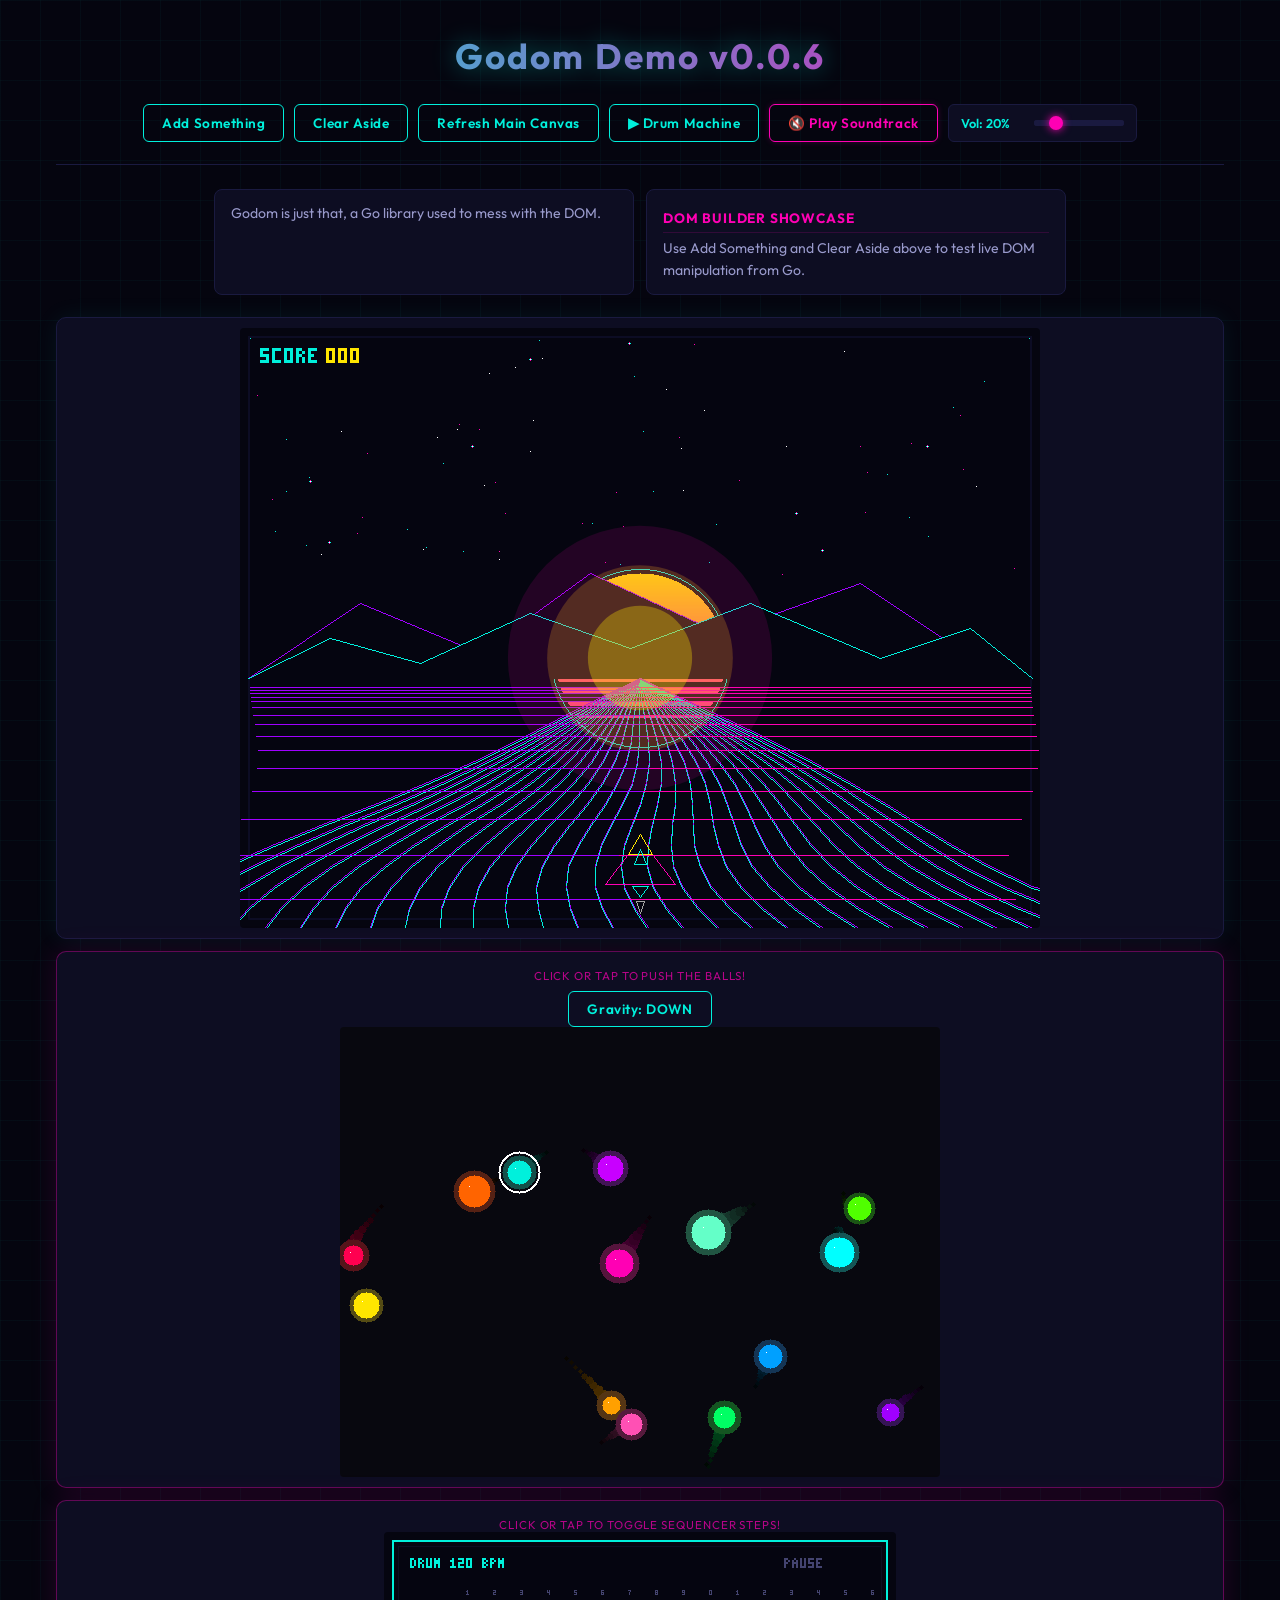
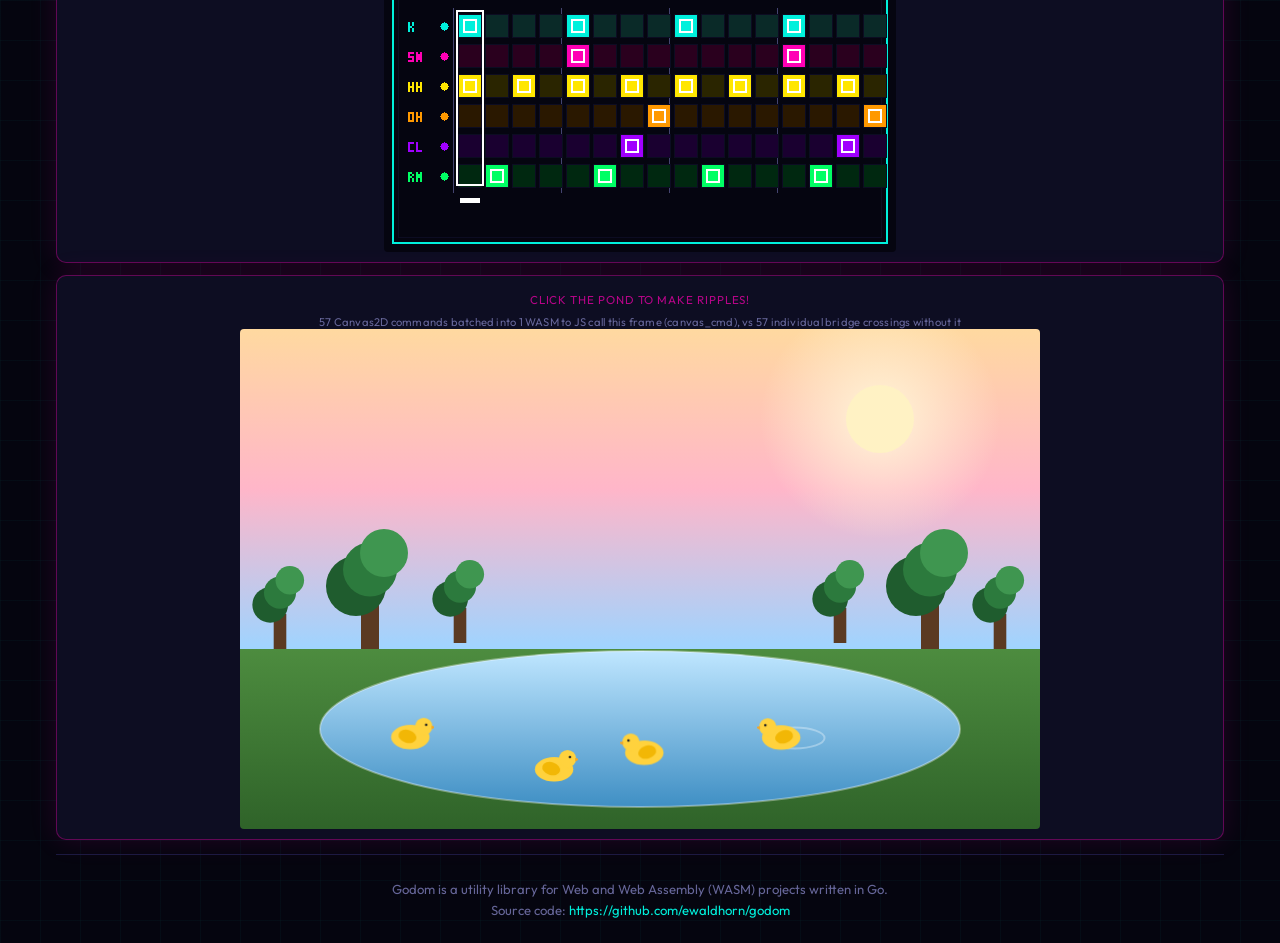
<file: docs/index.html>
<!DOCTYPE html>
<html>
  <head>
    <meta charset="utf-8" />
    <meta name="viewport" content="width=device-width, initial-scale=1.0" />
    <meta name="description" content="Godom — A Go WebAssembly DOM utility library demo featuring canvas drawing primitives, interactive physics simulation, a drum sequencer, and a grove & pond scene rendered via batched Canvas2D commands." />
    <script src="wasm_exec.js"></script>
    <title>Godom Demo</title>
    <link href="styles.css" rel="stylesheet" />
  </head>
  <body>
    <header>
      <h1 id="title">Godom — The Demo</h1>
    </header>
    <nav>
      <div id="controls">
        <button id="addSomethingButton" type="button">Add Something</button>
        <button id="clearAsideButton" type="button">Clear Aside</button>
        <button id="refreshButton" type="button">Refresh Main Canvas</button>
        <button id="drumPlayButton" type="button">Start Drum Machine</button>
        <button id="audioToggleButton" type="button" onclick="toggleAudio()">🔇 Play Soundtrack</button>
        <div class="volume-control">
          <span id="volumeLabel">Vol: 20%</span>
          <input id="volumeSlider" type="range" min="0" max="1" step="0.01" value="0.2" oninput="changeVolume(this.value)" />
        </div>
      </div>
    </nav>
    <hr />
    <section>
      <div id="loading">Loading ...</div>
      <div id="application" class="application"></div>
    </section>

    <!-- Canvas One: static synthwave gallery -->
    <div id="canvasOneDiv" class="canvas-container" title="Synthwave Gallery — click Refresh to redraw"></div>

    <!-- Canvas Two: interactive ball physics -->
    <div id="canvasTwoDiv" class="canvas-container canvas-interactive" title="Click or tap to push the balls!">
      <div class="canvas-hint">Click or tap to push the balls!</div>
      <div class="canvas-controls">
        <button id="gravityButton" type="button">Gravity: DOWN</button>
      </div>
    </div>

    <!-- Canvas Three: drum machine sequencer -->
    <div id="canvasThreeDiv" class="canvas-container canvas-interactive" title="Click or tap to toggle sequencer steps!">
      <div class="canvas-hint">Click or tap to toggle sequencer steps!</div>
    </div>

    <!-- Canvas Four: Grove & Pond, rendered entirely via canvas_cmd (batched Canvas2D commands) -->
    <div id="canvasFourDiv" class="canvas-container canvas-interactive canvas-smooth" title="Click the pond to make ripples!">
      <div class="canvas-hint">Click the pond to make ripples!</div>
      <div class="canvas-controls">
        <span id="canvasFourHud" class="canvas-hud"></span>
      </div>
    </div>

    <hr />
    <footer id="information">
      <p>
        Godom is a utility library for Web and Web Assembly (WASM) projects written in Go.
      </p>
      <p>
        Source code:
        <a href="https://github.com/ewaldhorn/godom">
            https://github.com/ewaldhorn/godom
        </a>
      </p>
    </footer>

    <script type="module" src="app.js" defer></script>
  </body>
</html>
</file>
<file: docs/styles.css>
/* ============================================================
   Godom Demo — Synthwave Dark Theme
   ============================================================ */

@import url('https://fonts.googleapis.com/css2?family=Outfit:wght@300;400;600;700&display=swap');

:root {
  --bg:           #05050f;
  --surface:      #0d0d22;
  --border:       #1a1a40;
  --glow-cyan:    #00f0dc;
  --glow-magenta: #ff00b4;
  --glow-violet:  #a000ff;
  --glow-yellow:  #ffe600;
  --text-primary: #e0e0ff;
  --text-muted:   #666699;
  --accent:       #00f0dc;
}

* {
  box-sizing: border-box;
  margin: 0;
  padding: 0;
}

body {
  font-family: 'Outfit', Roboto, Helvetica, Arial, sans-serif;
  background: var(--bg);
  color: var(--text-primary);
  max-width: 1200px;
  margin: 0 auto;
  padding: 16px;
  text-align: center;

  /* Subtle grid scanline texture */
  background-image:
    linear-gradient(rgba(0,240,220,0.03) 1px, transparent 1px),
    linear-gradient(90deg, rgba(0,240,220,0.03) 1px, transparent 1px);
  background-size: 40px 40px;
}

/* ---- Header ---- */
h1 {
  font-size: clamp(1.4rem, 4vw, 2.2rem);
  font-weight: 700;
  letter-spacing: 0.06em;
  padding: 18px 0 10px;
  background: linear-gradient(90deg, var(--glow-cyan), var(--glow-magenta));
  -webkit-background-clip: text;
  -webkit-text-fill-color: transparent;
  background-clip: text;
  filter: drop-shadow(0 0 12px rgba(0,240,220,0.4));
}

/* ---- Nav / Controls ---- */
nav {
  margin: 8px 0;
}

#controls {
  display: none;
  gap: 10px;
  flex-wrap: wrap;
  justify-content: center;
  padding: 8px 0;
}

button {
  font-family: inherit;
  font-size: 0.85rem;
  font-weight: 600;
  letter-spacing: 0.04em;
  padding: 8px 18px;
  border-radius: 6px;
  border: 1px solid var(--glow-cyan);
  background: transparent;
  color: var(--glow-cyan);
  cursor: pointer;
  transition: background 0.2s, box-shadow 0.2s, color 0.2s;
}

button:hover {
  background: rgba(0,240,220,0.12);
  box-shadow: 0 0 12px rgba(0,240,220,0.45);
  color: #fff;
}

hr {
  border: none;
  border-top: 1px solid var(--border);
  margin: 14px 0;
}

/* ---- Application section (article + aside) ---- */
#loading {
  color: var(--text-muted);
  padding: 16px;
  font-style: italic;
}

#information {
  display: none;
  color: var(--text-muted);
  font-size: 0.82rem;
  line-height: 1.6;
  padding: 10px 0 6px;
}

#information a {
  color: var(--glow-cyan);
  text-decoration: none;
}
#information a:hover {
  text-decoration: underline;
}

.application {
  display: flex;
  flex-wrap: wrap;
  gap: 12px;
  justify-content: center;
  padding: 10px 0;
}

article, aside {
  background: var(--surface);
  border: 1px solid var(--border);
  border-radius: 8px;
  padding: 12px 16px;
  min-width: 180px;
  flex: 1 1 200px;
  max-width: 420px;
  text-align: left;
  font-size: 0.88rem;
  color: var(--text-muted);
  line-height: 1.6;
}

/* ---- Canvas containers ---- */
.canvas-container {
  display: flex;
  flex-direction: column;
  align-items: center;
  justify-content: center;
  margin: 12px auto;
  padding: 10px;
  background: var(--surface);
  border: 1px solid var(--border);
  border-radius: 10px;
  box-shadow: 0 0 24px rgba(0,240,220,0.07);
  /* Allow the canvas to shrink on narrow screens */
  max-width: 100%;
  overflow: hidden;
}

/* Canvas elements created by Godom scale responsively */
canvas {
  max-width: 100%;
  height: auto;
  display: block;
  border-radius: 4px;
  image-rendering: pixelated;
}

/* Physics canvas — crosshair cursor, extra neon glow hint */
.canvas-interactive {
  border-color: rgba(255,0,180,0.35);
  box-shadow: 0 0 28px rgba(255,0,180,0.12);
  position: relative;
}

.canvas-interactive canvas {
  cursor: crosshair;
}

.canvas-hint {
  font-size: 0.72rem;
  color: var(--glow-magenta);
  letter-spacing: 0.08em;
  text-transform: uppercase;
  margin-top: 6px;
  opacity: 0.7;
  transition: opacity 0.3s;
}

.canvas-interactive:hover .canvas-hint {
  opacity: 1.0;
}

.canvas-controls {
  margin-top: 8px;
  display: flex;
  gap: 8px;
  justify-content: center;
  flex-wrap: wrap;
}

/* Canvas four is drawn with real Canvas2D commands (canvas_cmd), not a putImageData pixel blit —
   undo the pixelated scaling used by the other canvases so gradients/arcs stay smooth. */
.canvas-smooth canvas {
  image-rendering: auto;
}

.canvas-hud {
  font-size: 0.7rem;
  color: var(--text-muted);
  letter-spacing: 0.02em;
  text-align: center;
}

/* ---- Coloured text classes (used by addRandomParagraph) ---- */
.blue   { color: #4488ff; }
.red    { color: #ff4466; }
.orange { color: #ff9900; }
.large  { font-size: large; }
.larger { font-size: larger; }
.xlarge { font-size: x-large; }

/* ---- Aside element variants ---- */
.aside-note {
  font-size: 0.82rem;
  padding: 4px 8px;
  margin: 4px 0;
  border-left: 3px solid var(--glow-cyan);
  border-radius: 2px;
  background: rgba(0,240,220,0.04);
  transition: border-color 0.3s;
}
.aside-note.blue   { border-left-color: #4488ff; }
.aside-note.red    { border-left-color: #ff4466; }
.aside-note.orange { border-left-color: #ff9900; }

.aside-tag {
  display: inline-block;
  font-size: 0.72rem;
  font-weight: 600;
  letter-spacing: 0.04em;
  padding: 2px 8px;
  margin: 3px 2px;
  border-radius: 10px;
  border: 1px solid;
  background: rgba(0,240,220,0.06);
  text-transform: lowercase;
}
.aside-tag.blue   { border-color: #4488ff; color: #6699ff; }
.aside-tag.red    { border-color: #ff4466; color: #ff6688; }
.aside-tag.orange { border-color: #ff9900; color: #ffbb44; }

.aside-quip {
  font-style: italic;
  font-size: 0.85rem;
  color: var(--text-muted);
  padding: 4px 8px 4px 16px;
  margin: 4px 0;
  position: relative;
  opacity: 0.85;
}
.aside-quip::before {
  content: "\201C";
  position: absolute;
  left: 0;
  top: 2px;
  font-size: 1.2rem;
  color: var(--glow-magenta);
  opacity: 0.5;
}

.boo-header {
  font-size: 0.85rem;
  font-weight: 700;
  letter-spacing: 0.06em;
  text-transform: uppercase;
  color: var(--glow-magenta);
  margin: 6px 0 4px;
  padding-bottom: 2px;
  border-bottom: 1px solid rgba(255,0,180,0.15);
}

/* ---- Soundtrack Toggle Button Neon Styling ---- */
#audioToggleButton {
  border-color: var(--glow-magenta);
  color: var(--glow-magenta);
  box-shadow: 0 0 6px rgba(255, 0, 180, 0.2);
  transition: all 0.3s cubic-bezier(0.4, 0, 0.2, 1);
}

#audioToggleButton:hover {
  background: rgba(255, 0, 180, 0.15);
  box-shadow: 0 0 16px rgba(255, 0, 180, 0.6);
  color: #fff;
  text-shadow: 0 0 4px #fff;
}

#audioToggleButton.playing {
  background: rgba(255, 0, 180, 0.25);
  box-shadow: 0 0 20px rgba(255, 0, 180, 0.8);
  color: #fff;
  border-color: #fff;
  animation: neon-pulse 1.8s infinite alternate;
}

@keyframes neon-pulse {
  0% {
    box-shadow: 0 0 10px rgba(255, 0, 180, 0.5), inset 0 0 5px rgba(255, 0, 180, 0.3);
  }
  100% {
    box-shadow: 0 0 24px rgba(255, 0, 180, 0.9), inset 0 0 10px rgba(255, 0, 180, 0.5);
  }
}

/* ---- Volume Slider Styling ---- */
.volume-control {
  display: flex;
  align-items: center;
  gap: 8px;
  background: var(--surface);
  border: 1px solid var(--border);
  padding: 4px 12px;
  border-radius: 6px;
  height: 38px; /* Match standard button height */
}

#volumeLabel {
  font-size: 0.8rem;
  font-weight: 600;
  color: var(--glow-cyan);
  min-width: 65px;
  text-align: left;
}

#volumeSlider {
  -webkit-appearance: none;
  appearance: none;
  width: 90px;
  height: 6px;
  border-radius: 3px;
  background: var(--border);
  outline: none;
  cursor: pointer;
  transition: background 0.3s;
}

#volumeSlider::-webkit-slider-runnable-track {
  width: 100%;
  height: 6px;
  cursor: pointer;
  background: var(--border);
  border-radius: 3px;
}

#volumeSlider::-webkit-slider-thumb {
  -webkit-appearance: none;
  appearance: none;
  width: 14px;
  height: 14px;
  border-radius: 50%;
  background: var(--glow-magenta);
  cursor: pointer;
  margin-top: -4px; /* offset vertical alignment */
  box-shadow: 0 0 8px var(--glow-magenta);
  transition: transform 0.1s, box-shadow 0.2s;
}

#volumeSlider::-webkit-slider-thumb:hover {
  transform: scale(1.25);
  box-shadow: 0 0 12px var(--glow-magenta);
}

#volumeSlider::-moz-range-thumb {
  width: 14px;
  height: 14px;
  border: none;
  border-radius: 50%;
  background: var(--glow-magenta);
  cursor: pointer;
  box-shadow: 0 0 8px var(--glow-magenta);
  transition: transform 0.1s, box-shadow 0.2s;
}

#volumeSlider::-moz-range-thumb:hover {
  transform: scale(1.25);
  box-shadow: 0 0 12px var(--glow-magenta);
}
</file>
